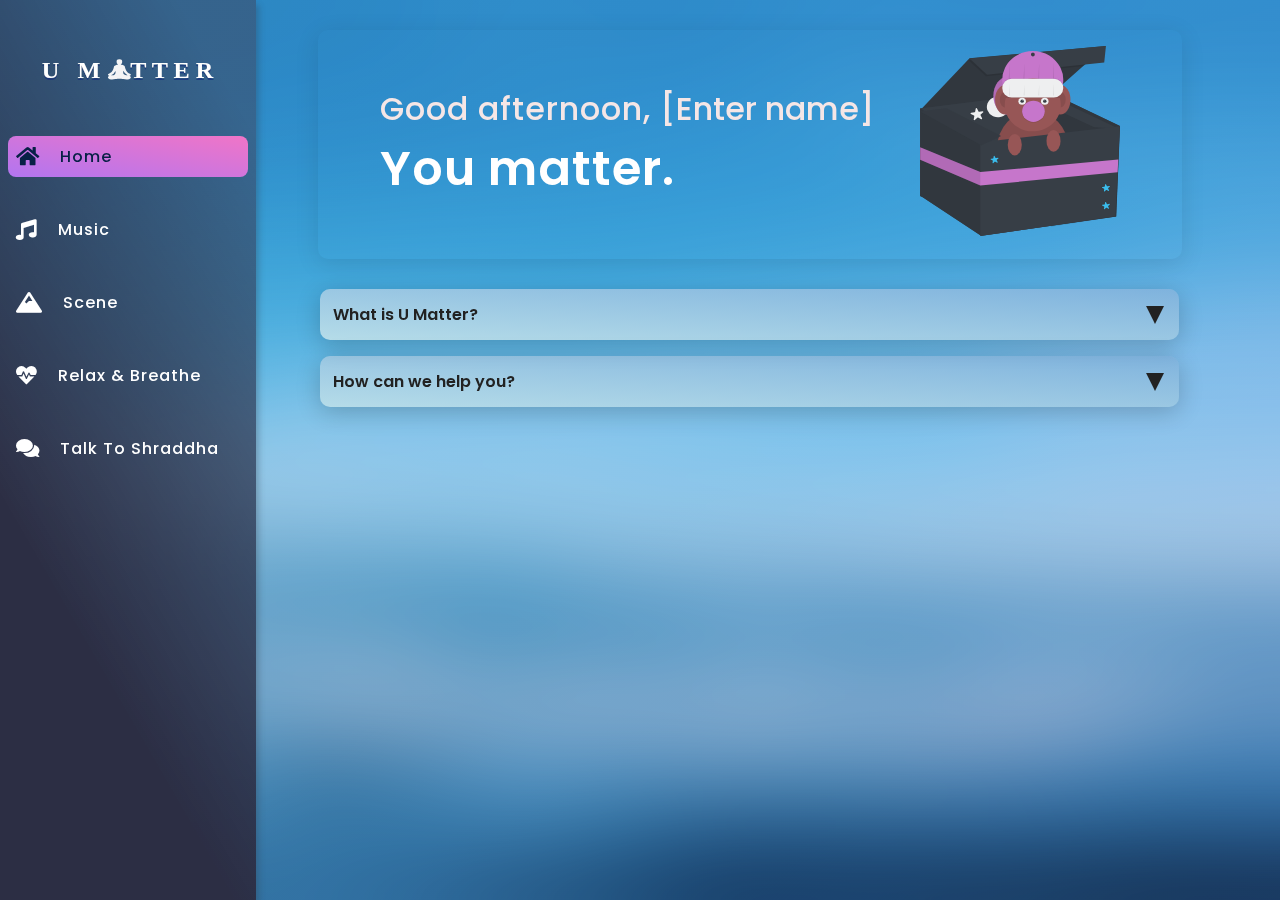
<file: index.html>
<!DOCTYPE html>
<html lang="en">
  <head>
    <meta charset="UTF-8" />
    <meta http-equiv="X-UA-Compatible" content="IE=edge" />
    <meta name="viewport" content="width=device-width, initial-scale=1.0" />
    <meta
      name="keywords"
      content="Meditation App, Breathing Exercise, Nature Sounds, Nature Scenery, 4-7-8 breathing exercise, voice assistant, web app, jericho bantiquete"
    />

    <link rel="preconnect" href="https://fonts.gstatic.com" />
    <link
      href="https://fonts.googleapis.com/css2?family=Poppins:wght@400;500;600&display=swap"
      rel="stylesheet"
    />
    <link
      rel="stylesheet"
      href="https://cdnjs.cloudflare.com/ajax/libs/font-awesome/5.15.2/css/all.min.css"
    />
    <link rel="stylesheet" href="css/style.css" />
    <link
      rel="icon"
      type="image/png"
      sizes="32x32"
      href="./images/icons/favicon.png"
    />
    <title>U Matter | Home</title>
  </head>
  <body>
    <div class="preload">
      <p class="text-loader">take a deep breath</p>
      <span></span>
      <span></span>
      <span></span>
      <span></span>
    </div>
    <nav class="nav-bar">
      <nav class="nav">
        <img src="./images/home-img/logo.svg" alt="" class="logo" />
        <ul class="nav-links">
          <a href="index.html" class="nav-link active">
            <i class="fas fa-home nav-icon"></i>
            <span class="nav-text">Home</span>
          </a>

          <a href="music.html" class="nav-link">
            <i class="fas fa-music nav-icon"></i>
            <span class="nav-text">Music</span>
          </a>

          <a href="scene.html" class="nav-link">
            <i class="fas fa-mountain nav-icon"></i>
            <span class="nav-text">Scene</span>
          </a>

          <a href="relax.html" class="nav-link">
            <i class="fas fa-heartbeat nav-icon"></i>
            <span class="nav-text">Relax & Breathe</span>
          </a>

          <a href="Shraddha.html" class="nav-link">
            <i class="fas fa-comments nav-icon"></i>
            <span class="nav-text">Talk To Shraddha</span>
          </a>
        </ul>
      </nav>
    </nav>
    <!-- mobile-header -->
    <header class="header">
      <!-- mobile logo -->
      <div class="mobile-logo">
        <img src="./images/home-img/logo.svg" alt="" />
      </div>
      <!-- menu -->
      <div class="menu">
        <div class="line line1"></div>
        <div class="line line2"></div>
        <div class="line line3"></div>
      </div>
    </header>
    <!-- mobile nav -->
    <nav class="mobile-nav">
      <ul class="mobile-nav-links">
        <a href="index.html" class="mobile-nav-link mobile-active">
          <i class="fas fa-home mobile-nav-icon"></i>
          <span class="mobile-nav-text">Home</span>
        </a>

        <a href="music.html" class="mobile-nav-link">
          <i class="fas fa-music mobile-nav-icon"></i>

          <span class="mobile-nav-text">Music</span>
        </a>

        <a href="scene.html" class="mobile-nav-link">
          <i class="fas fa-mountain mobile-nav-icon"></i>
          <span class="mobile-nav-text">Scene</span>
        </a>

        <a href="relax.html" class="mobile-nav-link">
          <i class="fas fa-heartbeat mobile-nav-icon"></i>
          <span class="mobile-nav-text">Relax & Breathe</span>
        </a>

        <a href="Shraddha.html" class="mobile-nav-link">
          <i class="fas fa-comments mobile-nav-icon"></i>
          <span class="mobile-nav-text">Talk To Shraddha</span>
        </a>
      </ul>
    </nav>

    <!-- mobile-bottom-menu -->
    <nav class="mobile-b-nav">
      <ul class="mobile-b-nav-links">
        <a href="index.html" class="mobile-b-nav-link">
          <i class="fas fa-home mobile-b-icon mobile-b-active"></i>
        </a>
        <a href="music.html" class="mobile-b-nav-link">
          <i class="fas fa-music mobile-b-icon"></i>
        </a>

        <a href="scene.html" class="mobile-b-nav-link">
          <i class="fas fa-mountain mobile-b-icon"></i>
        </a>

        <a href="relax.html" class="mobile-b-nav-link">
          <i class="fas fa-heartbeat mobile-b-icon"></i>
        </a>

        <a href="Shraddha.html" class="mobile-b-nav-link">
          <i class="fas fa-comments mobile-b-icon"></i>
        </a>
      </ul>
    </nav>

    <!-- content -->
    <div class="content home">
      <div class="glass-card">
        <div class="card-text">
          <h1>
            <span id="greeting"></span>
            <span id="name" contenteditable="true"> </span>
          </h1>
          <h2 class="typing">You're Awesome</h2>
        </div>
        <div class="home-card-img">
          <img src="./images/home-img/home-image.svg" alt="" />
        </div>
      </div>

      <div class="accordion">
        <button type="button" class="accordion-button">
          What is U Matter?
        </button>
        <div class="accordion-content">
          <p>
            <b>U matter</b> is a meditation and relaxation app that designed to
            take you some moment to relax and breathe. <b>U Matter</b>
            mission is to help you find your inner peace and improve your mental
            health.
          </p>
        </div>
      </div>

      <div class="accordion">
        <button type="button" class="accordion-button">
          How can we help you?
        </button>
        <div class="accordion-content">
          <p>
            <b>U Matter</b> helps you to relax your body and mind with
            meditation music, nature scenery with sounds, an AI voice asistant
            to talk to and breathing exercises to help you cope with your stress
            and anxiety. <b>U Matter</b> can help you to let go of the busy
            mind, and relax your body.
            <a href="#" class="modal-btn">See more</a>
          </p>
        </div>
      </div>
      <!-- modal -->
      <div class="modal-bg">
        <div class="modal-container">
          <div class="modal">
            <div class="card-modal card home-card-modal" id="music-modal">
              <div class="modal-text">
                <h2>Music</h2>
                <p>Music to help you focus and relax.</p>
              </div>
            </div>
          </div>

          <div class="modal">
            <div class="card-modal card home-card-modal" id="scene-modal">
              <div class="modal-text">
                <h2>Scene</h2>
                <p>Nature scenes with sounds to enjoy while relaxing.</p>
              </div>
            </div>
          </div>

          <div class="modal">
            <div class="card-modal card home-card-modal" id="breathe-modal">
              <div class="modal-text">
                <h2>Breathing exercises</h2>
                <p>Guides you through the breathing exercise.</p>
              </div>
            </div>
          </div>

          <div class="modal">
            <div class="card-modal card home-card-modal" id="ai-modal">
              <div class="modal-text">
                <h2>Talk to Shraddha</h2>
                <p>A voice assistant that always here to talk and to listen.</p>
              </div>
            </div>
          </div>
        </div>
        <i class="fas fa-times close-btn"></i>
      </div>
      <!-- modal mobile -->
      <div class="modal-container-mobile">
        <div class="modal">
          <div class="card-modal card home-card-modal" id="music-modal">
            <div class="modal-text">
              <h2>Music</h2>
              <p>Music to help you focus and relax.</p>
            </div>
          </div>
        </div>

        <div class="modal">
          <div class="card-modal card home-card-modal" id="scene-modal">
            <div class="modal-text">
              <h2>Scene</h2>
              <p>Nature scenes with sounds to enjoy while relaxing.</p>
            </div>
          </div>
        </div>

        <div class="modal">
          <div class="card-modal card home-card-modal" id="breathe-modal">
            <div class="modal-text">
              <h2>Breathing exercises</h2>
              <p>Guides you through the breathing exercise.</p>
            </div>
          </div>
        </div>

        <div class="modal">
          <div class="card-modal card home-card-modal" id="ai-modal">
            <div class="modal-text">
              <h2>Talk to Shraddha</h2>
              <p>An AI that always here to talk and to listen.</p>
            </div>
          </div>
        </div>
      </div>
    </div>
    <script src="../js/app.js"></script>
  </body>
</html>
</file>
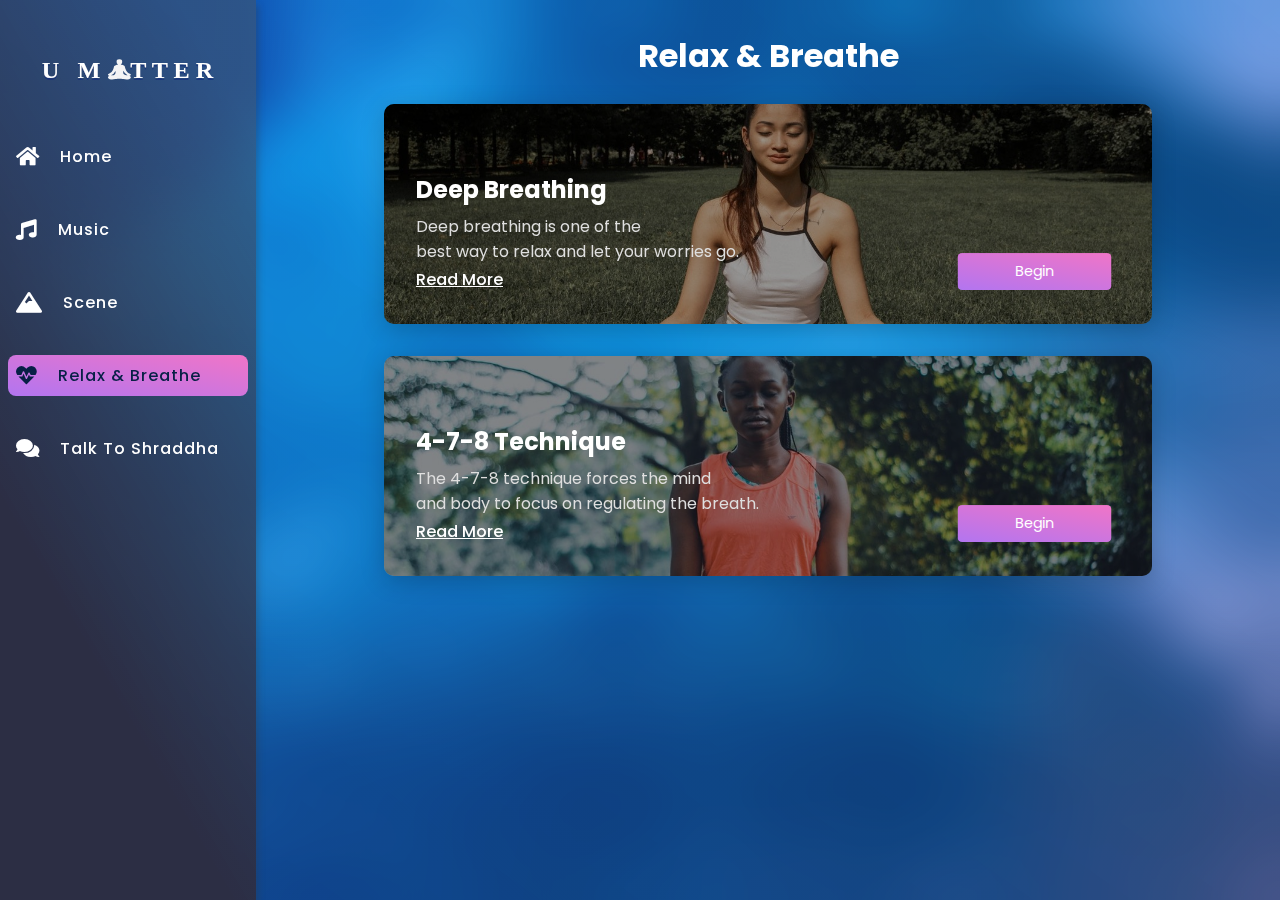
<file: relax.html>
<!DOCTYPE html>
<html lang="en">
  <head>
    <meta charset="UTF-8" />
    <meta http-equiv="X-UA-Compatible" content="IE=edge" />
    <meta name="viewport" content="width=device-width, initial-scale=1.0" />
    <link rel="preconnect" href="https://fonts.gstatic.com" />
    <link
      href="https://fonts.googleapis.com/css2?family=Poppins:wght@400;500;600&display=swap"
      rel="stylesheet"
    />
    <link
      rel="stylesheet"
      href="https://cdnjs.cloudflare.com/ajax/libs/font-awesome/5.15.2/css/all.min.css"
    />
    <link rel="stylesheet" href="css/style.css" />
    <link
      rel="icon"
      type="image/png"
      sizes="32x32"
      href="./images/icons/favicon.png"
    />
    <title>U Matter | Relax & Breathe</title>
  </head>
  <body id="relax-body">
    <div class="preload">
      <p class="text-loader">relax & breathe</p>
      <span></span>
      <span></span>
      <span></span>
      <span></span>
    </div>
    <nav class="nav-bar">
      <nav class="nav">
        <img src="./images/home-img/logo.svg" alt="" class="logo" />
        <ul class="nav-links">
          <a href="index.html" class="nav-link">
            <i class="fas fa-home nav-icon"></i>
            <span class="nav-text">Home</span>
          </a>

          <a href="music.html" class="nav-link">
            <i class="fas fa-music nav-icon"></i>
            <span class="nav-text">Music</span>
          </a>

          <a href="scene.html" class="nav-link">
            <i class="fas fa-mountain nav-icon"></i>
            <span class="nav-text">Scene</span>
          </a>

          <a href="relax.html" class="nav-link active">
            <i class="fas fa-heartbeat nav-icon"></i>
            <span class="nav-text">Relax & Breathe</span>
          </a>

          <a href="Shraddha.html" class="nav-link">
            <i class="fas fa-comments nav-icon"></i>
            <span class="nav-text">Talk To Shraddha</span>
          </a>
        </ul>
      </nav>
    </nav>
    <!-- mobile-header -->
    <header class="header mobile-music-header">
      <!-- mobile logo -->
      <div class="mobile-logo">
        <img src="./images/home-img/logo.svg" alt="" />
      </div>
      <!-- menu -->
      <div class="menu">
        <div class="line line1"></div>
        <div class="line line2"></div>
        <div class="line line3"></div>
      </div>
    </header>
    <!-- mobile nav -->
    <nav class="mobile-nav">
      <ul class="mobile-nav-links">
        <a href="index.html" class="mobile-nav-link">
          <i class="fas fa-home mobile-nav-icon"></i>
          <span class="mobile-nav-text">Home</span>
        </a>

        <a href="music.html" class="mobile-nav-link">
          <i class="fas fa-music mobile-nav-icon"></i>

          <span class="mobile-nav-text">Music</span>
        </a>

        <a href="scene.html" class="mobile-nav-link">
          <i class="fas fa-mountain mobile-nav-icon"></i>
          <span class="mobile-nav-text">Scene</span>
        </a>

        <a href="relax.html" class="mobile-nav-link mobile-active">
          <i class="fas fa-heartbeat mobile-nav-icon"></i>
          <span class="mobile-nav-text">Relax & Breathe</span>
        </a>

        <a href="Shraddha.html" class="mobile-nav-link">
          <i class="fas fa-comments mobile-nav-icon"></i>
          <span class="mobile-nav-text">Talk To Shraddha</span>
        </a>
      </ul>
    </nav>

    <!-- mobile-bottom-menu -->
    <nav class="mobile-b-nav">
      <ul class="mobile-b-nav-links">
        <a href="index.html" class="mobile-b-nav-link">
          <i class="fas fa-home mobile-b-icon"></i>
        </a>
        <a href="music.html" class="mobile-b-nav-link">
          <i class="fas fa-music mobile-b-icon"></i>
        </a>

        <a href="scene.html" class="mobile-b-nav-link">
          <i class="fas fa-mountain mobile-b-icon"></i>
        </a>

        <a href="relax.html" class="mobile-b-nav-link">
          <i class="fas fa-heartbeat mobile-b-icon mobile-b-active"></i>
        </a>

        <a href="Shraddha.html" class="mobile-b-nav-link">
          <i class="fas fa-comments mobile-b-icon"></i>
        </a>
      </ul>
    </nav>

    <!-- content -->
    <div class="content relax">
      <h1 class="relax-title">Relax & Breathe</h1>

      <div class="relax-card-container">
        <div class="relax-card deep-breathing">
          <h2 class="relax-card-title">Deep Breathing</h2>
          <p class="relax-description">
            Deep breathing is one of the <br />
            best way to relax and let your worries go.
          </p>
          <a
            href="https://www.healthline.com/health/diaphragmatic-breathing#"
            class="read-more-relax"
            >Read More</a
          >
          <a href="./relax/breathing.html"
            ><button class="selectBtn start-relax">Begin</button></a
          >
        </div>

        <div class="relax-card four-seven-eight">
          <h2 class="relax-card-title">4-7-8 Technique</h2>
          <p class="relax-description">
            The 4-7-8 technique forces the mind <br />
            and body to focus on regulating the breath.
          </p>
          <a
            href="https://www.healthline.com/health/4-7-8-breathing"
            class="read-more-relax"
            >Read More</a
          >
          <a href="./relax/4-7-8-breathing.html">
            <button class="selectBtn start-relax">Begin</button></a
          >
        </div>
      </div>
    </div>
    <script src="../js/relax.js"></script>
  </body>
</html>
</file>
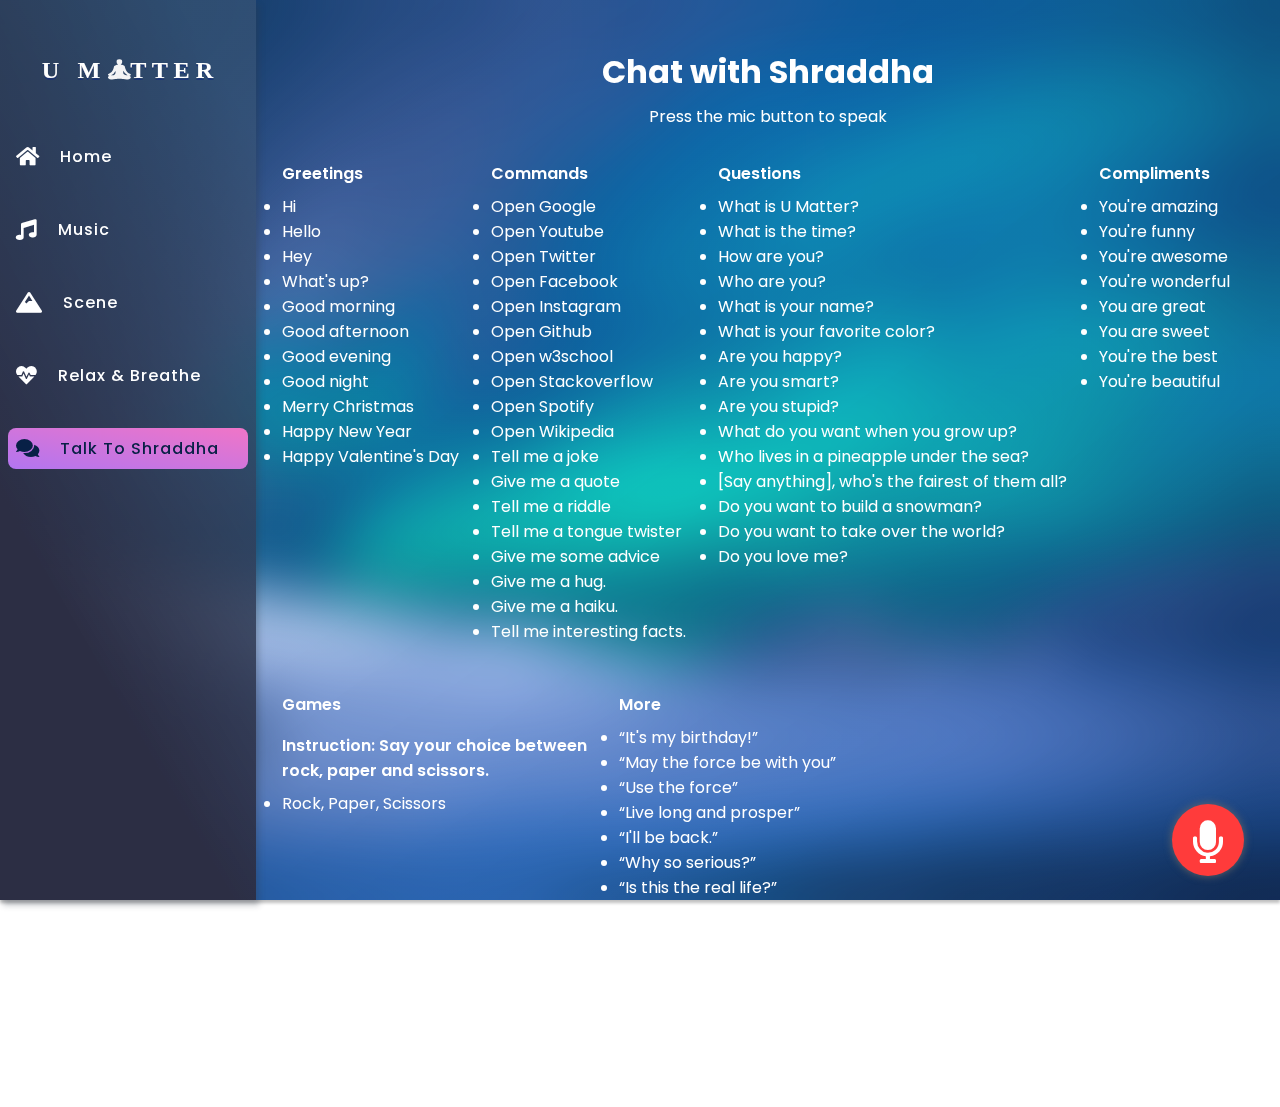
<file: Shraddha.html>
<!DOCTYPE html>
<html lang="en">
  <head>
    <meta charset="UTF-8" />
    <meta http-equiv="X-UA-Compatible" content="IE=edge" />
    <meta name="viewport" content="width=device-width, initial-scale=1.0" />
    <link rel="preconnect" href="https://fonts.gstatic.com" />
    <link
      href="https://fonts.googleapis.com/css2?family=Poppins:wght@400;500;600&display=swap"
      rel="stylesheet"
    />
    <link
      rel="stylesheet"
      href="https://cdnjs.cloudflare.com/ajax/libs/font-awesome/5.15.2/css/all.min.css"
    />
    <link rel="stylesheet" href="css/style.css" />
    <link
      rel="icon"
      type="image/png"
      sizes="32x32"
      href="./images/icons/favicon.png"
    />
    <title>U Matter | Talk to Shraddha</title>
  </head>
  <body id="Shraddha-body">
    <div class="preload">
      <p class="text-loader">take a deep breath</p>
      <span></span>
      <span></span>
      <span></span>
      <span></span>
    </div>
    <nav class="nav-bar">
      <nav class="nav">
        <img src="./images/home-img/logo.svg" alt="" class="logo" />
        <ul class="nav-links">
          <a href="index.html" class="nav-link">
            <i class="fas fa-home nav-icon"></i>
            <span class="nav-text">Home</span>
          </a>

          <a href="music.html" class="nav-link">
            <i class="fas fa-music nav-icon"></i>
            <span class="nav-text">Music</span>
          </a>

          <a href="scene.html" class="nav-link">
            <i class="fas fa-mountain nav-icon"></i>
            <span class="nav-text">Scene</span>
          </a>

          <a href="relax.html" class="nav-link">
            <i class="fas fa-heartbeat nav-icon"></i>
            <span class="nav-text">Relax & Breathe</span>
          </a>

          <a href="Shraddha.html" class="nav-link active">
            <i class="fas fa-comments nav-icon"></i>
            <span class="nav-text">Talk To Shraddha</span>
          </a>
        </ul>
      </nav>
    </nav>
    <!-- mobile-header -->
    <header class="header mobile-music-header">
      <!-- mobile logo -->
      <div class="mobile-logo">
        <img src="./images/home-img/logo.svg" alt="" />
      </div>
      <!-- menu -->
      <div class="menu">
        <div class="line line1"></div>
        <div class="line line2"></div>
        <div class="line line3"></div>
      </div>
    </header>
    <!-- mobile nav -->
    <nav class="mobile-nav">
      <ul class="mobile-nav-links">
        <a href="index.html" class="mobile-nav-link">
          <i class="fas fa-home mobile-nav-icon"></i>
          <span class="mobile-nav-text">Home</span>
        </a>

        <a href="music.html" class="mobile-nav-link">
          <i class="fas fa-music mobile-nav-icon"></i>

          <span class="mobile-nav-text">Music</span>
        </a>

        <a href="scene.html" class="mobile-nav-link">
          <i class="fas fa-mountain mobile-nav-icon"></i>
          <span class="mobile-nav-text">Scene</span>
        </a>

        <a href="relax.html" class="mobile-nav-link">
          <i class="fas fa-heartbeat mobile-nav-icon"></i>
          <span class="mobile-nav-text">Relax & Breathe</span>
        </a>

        <a href="Shraddha.html" class="mobile-nav-link mobile-active">
          <i class="fas fa-comments mobile-nav-icon"></i>
          <span class="mobile-nav-text">Talk To Shraddha</span>
        </a>
      </ul>
    </nav>

    <!-- mobile-bottom-menu -->
    <nav class="mobile-b-nav">
      <ul class="mobile-b-nav-links">
        <a href="index.html" class="mobile-b-nav-link">
          <i class="fas fa-home mobile-b-icon"></i>
        </a>
        <a href="music.html" class="mobile-b-nav-link">
          <i class="fas fa-music mobile-b-icon"></i>
        </a>

        <a href="scene.html" class="mobile-b-nav-link">
          <i class="fas fa-mountain mobile-b-icon"></i>
        </a>

        <a href="relax.html" class="mobile-b-nav-link">
          <i class="fas fa-heartbeat mobile-b-icon"></i>
        </a>

        <a href="Shraddha.html" class="mobile-b-nav-link">
          <i class="fas fa-comments mobile-b-icon mobile-b-active"></i>
        </a>
      </ul>
    </nav>

    <!-- content -->
    <div class="content Shraddha">
      <header class="Shraddha-header"><h1>Chat with Shraddha</h1></header>
      <section class="Shraddha-content">
        <p class="show-command">Say "Show all commands." to see commands.</p>
        <div class="skill-list-container">
          <p class="press-to-speak-title">Press the mic button to speak</p>

          <div class="skill-list">
            <ul>
              <p>Greetings</p>
              <li>Hi</li>
              <li>Hello</li>
              <li>Hey</li>
              <li>What's up?</li>
              <li>Good morning</li>
              <li>Good afternoon</li>
              <li>Good evening</li>
              <li>Good night</li>
              <li>Merry Christmas</li>
              <li>Happy New Year</li>
              <li>Happy Valentine's Day</li>
            </ul>
            <ul>
              <p>Commands</p>
              <li>Open Google</li>
              <li>Open Youtube</li>
              <li>Open Twitter</li>
              <li>Open Facebook</li>
              <li>Open Instagram</li>
              <li>Open Github</li>
              <li>Open w3school</li>
              <li>Open Stackoverflow</li>
              <li>Open Spotify</li>
              <li>Open Wikipedia</li>
              <li>Tell me a joke</li>
              <li>Give me a quote</li>
              <li>Tell me a riddle</li>
              <li>Tell me a tongue twister</li>
              <li>Give me some advice</li>
              <li>Give me a hug.</li>
              <li>Give me a haiku.</li>
              <li>Tell me interesting facts.</li>
            </ul>

            <ul>
              <p>Questions</p>
              <li>What is U Matter?</li>
              <li>What is the time?</li>
              <li>How are you?</li>
              <li>Who are you?</li>
              <li>What is your name?</li>
              <li>What is your favorite color?</li>
              <li>Are you happy?</li>
              <li>Are you smart?</li>
              <li>Are you stupid?</li>
              <li>What do you want when you grow up?</li>
              <li>Who lives in a pineapple under the sea?</li>
              <li>[Say anything], who's the fairest of them all?</li>
              <li>Do you want to build a snowman?</li>
              <li>Do you want to take over the world?</li>
              <li>Do you love me?</li>
            </ul>
            <ul>
              <p>Compliments</p>
              <li>You're amazing</li>
              <li>You're funny</li>
              <li>You're awesome</li>
              <li>You're wonderful</li>
              <li>You are great</li>
              <li>You are sweet</li>
              <li>You're the best</li>
              <li>You're beautiful</li>
            </ul>

            <ul>
              <p>Games</p>
              <p>
                Instruction: Say your choice between <br />
                rock, paper and scissors.
              </p>
              <li>Rock, Paper, Scissors</li>
            </ul>
            <ul>
              <p>More</p>
              <li>“It's my birthday!”</li>
              <li>“May the force be with you”</li>
              <li>“Use the force”</li>
              <li>“Live long and prosper”</li>
              <li>“I'll be back.”</li>
              <li>“Why so serious?”</li>
              <li>“Is this the real life?”</li>
              <li>“Never gonna give you up”</li>
              <li>“See you later alligator”</li>
              <li>“Roses are red, violets are blue”</li>
              <li>“Knock knock”</li>
              <li>“Mic test”</li>
              <li>“I'm sad”</li>
              <li>“Marco”</li>
            </ul>
          </div>
        </div>
        <div class="chatarea-main">
          <div class="chatarea-outer"></div>
        </div>
      </section>
      <button id="mic"><i class="fas fa-microphone"></i></button>
    </div>
    <script src="../js/Shraddha.js"></script>
  </body>
</html>
</file>
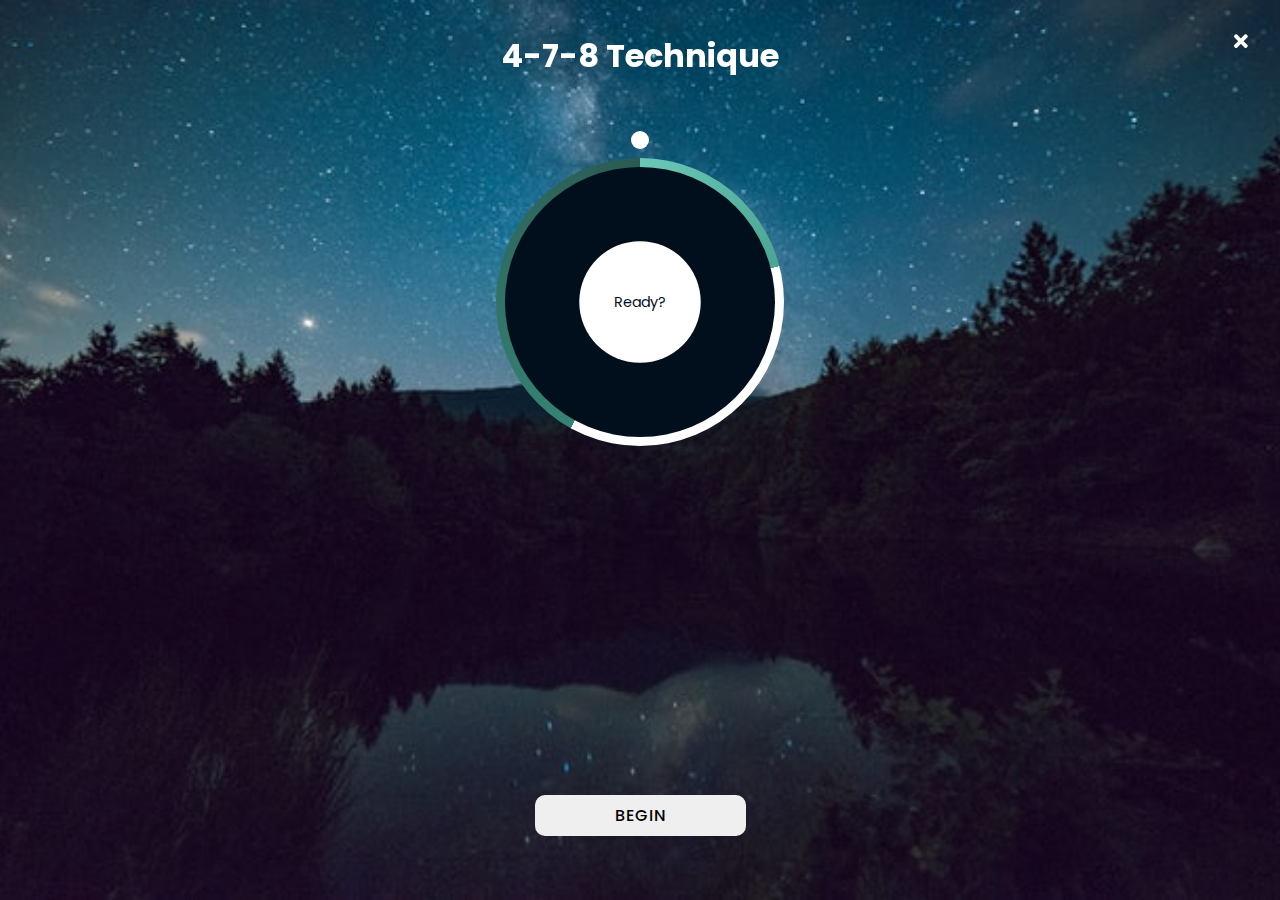
<file: relax/4-7-8-breathing.html>
<!DOCTYPE html>
<html lang="en">
  <head>
    <meta charset="UTF-8" />
    <meta http-equiv="X-UA-Compatible" content="IE=edge" />
    <meta name="viewport" content="width=device-width, initial-scale=1.0" />
    <link rel="preconnect" href="https://fonts.gstatic.com" />
    <link
      href="https://fonts.googleapis.com/css2?family=Poppins:wght@400;500;600&display=swap"
      rel="stylesheet"
    />
    <link
      rel="stylesheet"
      href="https://cdnjs.cloudflare.com/ajax/libs/font-awesome/5.15.2/css/all.min.css"
    />
    <link rel="stylesheet" href="../css/style.css" />
    <link
      rel="icon"
      type="image/png"
      sizes="32x32"
      href="../images/icons/favicon.png"
    />
    <title>U Matter | 4-7-8 Technique</title>
  </head>
  <body id="relax-body">
    <div class="preload">
      <p class="text-loader">take a deep breath</p>
      <span></span>
      <span></span>
      <span></span>
      <span></span>
    </div>
    <!-- deep breathing -->
    <div class="four-breathing" id="four-breathing">
      <h1 class="breath-title">4-7-8 Technique</h1>
      <a class="btn" href="../relax.html">
        <i class="fas fa-times exit-relax btnExit"></i
      ></a>
      <div class="four-container" id="four-container">
        <div class="circle-four"></div>
        <div class="animate-circle" id="animate-circle"></div>
        <p id="four-text">Ready?</p>
        <div class="pointer-container-four">
          <span class="pointer-four"></span>
        </div>
        <div class="gradient-circle-four"></div>
      </div>

      <button class="start-technique-btn">Begin</button>
    </div>

    <script src="../js/four-seven-eight.js"></script>
  </body>
</html>
</file>
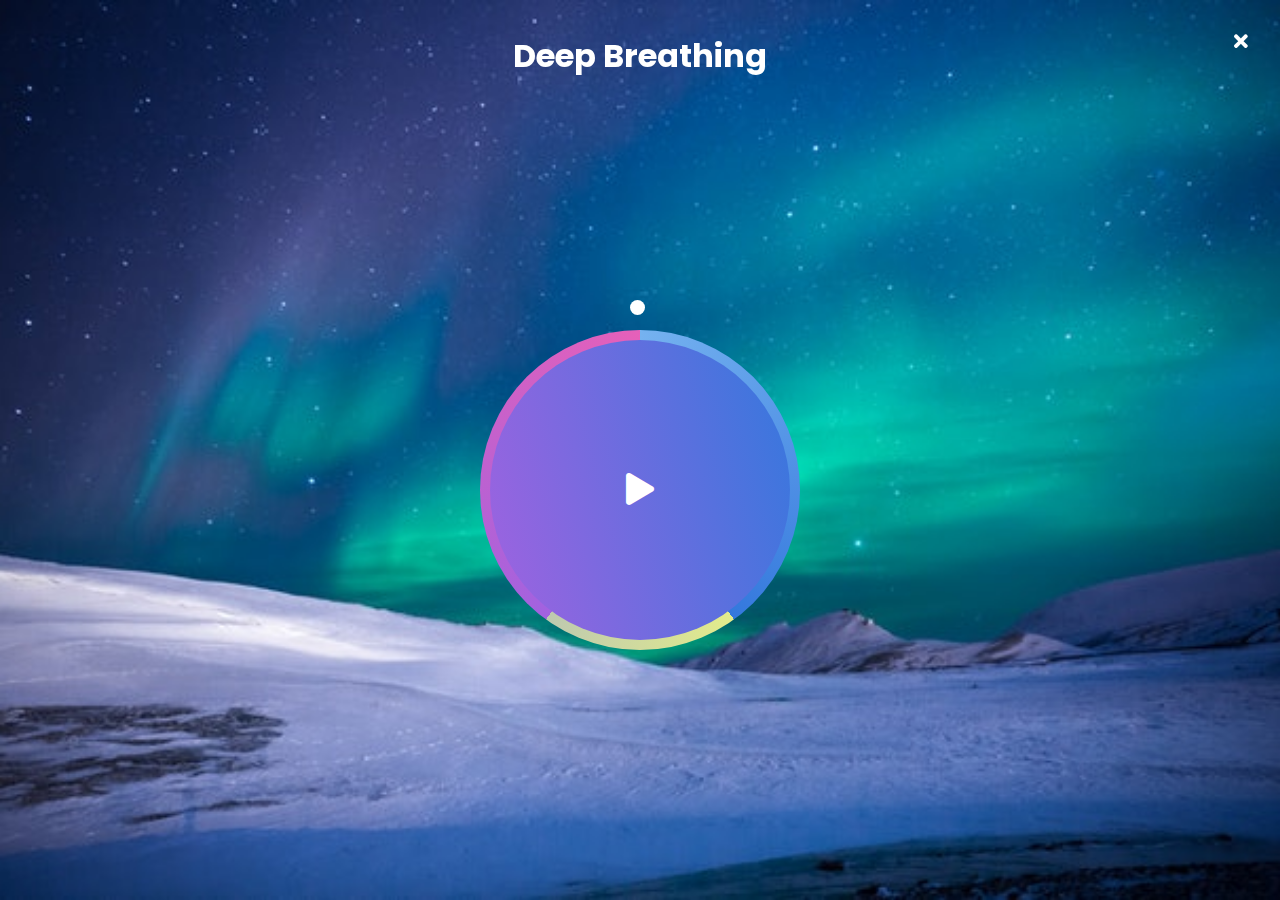
<file: relax/breathing.html>
<!DOCTYPE html>
<html lang="en">
  <head>
    <meta charset="UTF-8" />
    <meta http-equiv="X-UA-Compatible" content="IE=edge" />
    <meta name="viewport" content="width=device-width, initial-scale=1.0" />
    <link rel="preconnect" href="https://fonts.gstatic.com" />
    <link
      href="https://fonts.googleapis.com/css2?family=Poppins:wght@400;500;600&display=swap"
      rel="stylesheet"
    />
    <link
      rel="stylesheet"
      href="https://cdnjs.cloudflare.com/ajax/libs/font-awesome/5.15.2/css/all.min.css"
    />
    <link rel="stylesheet" href="../css/style.css" />
    <link
      rel="icon"
      type="image/png"
      sizes="32x32"
      href="../images/icons/favicon.png"
    />
    <title>U Matter | Deep Breathing</title>
  </head>
  <body id="relax-body">
    <div class="preload">
      <p class="text-loader">take a deep breath</p>
      <span></span>
      <span></span>
      <span></span>
      <span></span>
    </div>
    <!-- deep breathing -->
    <div class="relax-container" id="deep-breathing">
      <h1 class="breath-title">Deep Breathing</h1>
      <a class="btn" href="../relax.html">
        <i class="fas fa-times exit-relax btnExit"></i
      ></a>
      <div class="relaxer-container" id="relaxer-container">
        <div class="circle"></div>
        <p id="relax-text"><i class="fas fa-play fa-2x startBreathe"></i></p>
        <div class="pointer-container">
          <span class="pointer"></span>
        </div>
        <div class="gradient-circle"></div>
      </div>
    </div>

    <script src="../js/breathe.js"></script>
  </body>
</html>
</file>
<file: css/style.css>
/* variables */
:root {
  --gradient: linear-gradient(to right bottom, #3bbcec, #575be5);
  --dark: #082046;
  --semi-dark: #0f2952;
  --light: #fff;
  --link: #1e2ebd;
}

/* preload */
.preload {
  position: fixed;
  top: 0;
  width: 100%;
  height: 100vh;
  background: linear-gradient(
    to left top,
    rgb(81, 123, 232) 80%,
    rgb(60, 166, 232)
  );
  z-index: 1000;
  display: flex;
  align-items: center;
  justify-content: center;
  transition: all 0.5s ease;
}
.text-loader {
  position: absolute;
  top: 35vh;
  font-size: 18px;
  color: var(--light);
}

.preload > span {
  background: rgb(175, 199, 243);
  border-radius: 50%;
  margin: 5rem 0.5rem;
  animation: bouncingLoader 0.8s infinite alternate;
}
.preload > span:nth-child(2) {
  animation-delay: 0.5s;
}

.preload > span:nth-child(3) {
  animation-delay: 0.7s;
}

/* Define the animation called bouncingLoader. */
@keyframes bouncingLoader {
  from {
    width: 0.1rem;
    height: 0.1rem;
    opacity: 1;
    transform: translate3d(0);
  }
  to {
    width: 1rem;
    height: 1rem;
    opacity: 0.1;
    transform: translate3d(0, -1rem, 0);
  }
}
.preload-finish {
  opacity: 0;
  position: none;
  z-index: -999;
}
/* prelaod finish */

/* body */

body {
  font-family: "Poppins", sans-serif;
  background: url(../images/backgrounds/home-bg.jpg);
  background-position: center;
  background-repeat: no-repeat;
  background-size: cover;
  background-attachment: fixed;
  height: 100%;
  position: relative;
}

body::before {
  content: "";
  position: absolute;
  top: 0;
  left: 0;
  bottom: 0;
  right: 0;
  background: linear-gradient(
    to right bottom,
    rgba(59, 190, 236, 0.3),
    rgba(52, 120, 221, 0.3)
  );
  box-shadow: 0 3px 3px rgba(0, 0, 0, 0.25);
  z-index: -1;
  height: 100%;
  backdrop-filter: blur(3rem);
  background-clip: padding-box;
  position: fixed;
  width: 100vw;
}
/* custom scroll bar */
::-webkit-scrollbar {
  width: 2px;
}
::-webkit-scrollbar-track {
  background: rgb(177, 188, 204);
}
::-webkit-scrollbar-thumb {
  background: linear-gradient(to bottom, #3bbcec, #575be5, #3bbcec, #575be5);
}
::-webkit-scrollbar-thumb:hover {
  background: linear-gradient(to bottom, #3bbcec, #575be5, #3bbcec, #575be5);
}
/* global styles */
*,
*::before,
*::after {
  margin: 0;
  padding: 0;
  box-sizing: border-box;
}

li {
  list-style: none;
}
a {
  text-decoration: none;
  color: var(--light);
}

/* card */
.glass-card {
  color: var(--light);
  background-color: linear-gradient(
    to top right,
    rgba(255, 255, 255, 0.7),
    rgba(255, 255, 255, 0.3)
  );
  width: 380px;
  margin: 20px;
  padding: 1.5rem;
  box-shadow: 0 5px 25px rgba(0 0 0 / 10%);
  border-radius: 10px;
}
.card {
  color: var(--dark);
  background-color: #fff;
  margin: 20px;
  padding: 1.5rem;
  box-shadow: 0 5px 25px rgba(0 0 0 / 10%);
  border-radius: 10px;
}

/* nav-bar */
.nav-bar {
  position: fixed;
  top: 0;
  left: 0;
  width: 20vw;
  height: 100vh;
  background: linear-gradient(240deg, rgba(58, 85, 118, 0.7) 10%, #2c2e44 70%);
  box-shadow: 3px 5px 6px rgba(45, 55, 68, 0.3);
  padding: 1.25rem 0.5rem 2rem 0.5rem;
  z-index: 2;
}
.nav {
  height: 100%;
  display: flex;
  flex-direction: column;
  justify-content: space-between;
}
.logo {
  padding: 2rem 2rem 1rem 2rem;
}
.nav-links {
  flex: 1;
  margin-top: 2rem;
}
.nav-link {
  display: flex;
  align-items: center;
  padding: 0.5rem;
  margin-bottom: 2rem;
  border-radius: 0.5rem;
  transition: 0.1s ease-in-out;
  flex: 3;
}
.nav-icon {
  font-size: 1.3rem;
  margin-right: 1.3rem;
  transition: 0.1s ease;
}
.nav-text {
  font-weight: 500;
  letter-spacing: 1px;
}
.nav-link:hover {
  background: linear-gradient(190deg, rgb(240, 117, 199), rgba(178, 117, 240));
  color: var(--dark);
}
.nav-link:hover .nav-icon {
  transform: scale(1.1);
}
.active {
  padding: 0.5rem;
  background: linear-gradient(190deg, rgb(240, 117, 199), rgba(178, 117, 240));
  color: var(--dark);
}

/* content */
.content {
  width: 80vw;
  height: 100%;
  margin-left: auto;
}
.home {
  padding: 0 2rem;
}
.home .glass-card {
  z-index: 99;
  width: 90%;
  margin: 30px;
  display: flex;
  align-items: center;
  justify-content: space-evenly;
  padding: 1rem;
}
#greeting {
  letter-spacing: 1px;
  font-weight: 500;
  color: rgb(245, 230, 230);
}
.typing {
  font-size: 48px;
  font-weight: 600;
  letter-spacing: 1px;
}
#name {
  outline: none;
  font-weight: 500;
  color: rgb(245, 230, 230);
}

/* accordion */
.accordion {
  background: lightblue;
  margin: 0 4.3rem 1rem 2rem;
  border-radius: 10px;
}

.accordion-button {
  padding: 0.8rem;
  background: linear-gradient(
    to top right,
    rgba(255, 255, 255, 0.1),
    rgba(20, 92, 201, 0.3)
  );
  position: relative;
  margin: 0;
  cursor: pointer;
  box-shadow: 0 5px 25px rgba(0 0 0 / 20%);
  color: #222;
  border-radius: 10px;
  display: block;
  width: 100%;
  border: none;
  outline: none;
  font-size: 16px;
  text-align: left;
  font-weight: 600;
  font-family: "Poppins", sans-serif;
}

.accordion-button::after {
  content: "\25be";
  right: 20px;
  top: 20%;
  position: absolute;
  transform: scale(2);
  transition: 0.3s ease;
}

.accordion-content {
  padding: 1rem 0.5rem 0.5rem 0.5rem;
  color: var(--semi-dark);
  display: none;
  overflow: auto;
}

.accordion-content .modal-btn {
  color: var(--link);
  font-weight: 500;
  text-decoration: underline;
  margin-left: 1rem;
  transition: 0.3s ease;
}

.accordion-content .modal-btn:hover {
  opacity: 0.7;
}

.accordion-button-active {
  background: linear-gradient(
    to bottom left,
    rgba(255, 255, 255, 0.1),
    rgba(20, 92, 201, 0.3)
  );
}
.accordion-button-active::after {
  content: "\25b4";
}

.accordion-button-active + .accordion-content {
  display: block;
}

/* card modal */
.modal-bg {
  position: fixed;
  top: 0;
  right: 0;
  width: 80%;
  height: 100vh;
  visibility: hidden;
  opacity: 0;
}
.modal-container {
  display: flex;
  align-items: center;
  justify-content: center;
  flex-wrap: wrap;
  height: 85%;
  margin: 3rem 1rem 0 1rem;
  background-color: linear-gradient(
    to top right,
    rgba(255, 255, 255, 0.7),
    rgba(255, 255, 255, 0.3)
  );
  padding: 0.3rem;
  box-shadow: 0 5px 25px rgba(0 0 0 / 10%);
  border-radius: 10px;
  backdrop-filter: blur(3rem);
  background-clip: padding-box;
  position: relative;
}
.home-card-modal {
  padding: 0;
  width: 225px;
  height: 290px;
  display: flex;
  align-items: center;
  flex-direction: column;
  justify-content: flex-end;
  margin: 0 0.5rem;
  color: var(--light);
  box-shadow: 0 5px 25px rgba(0 0 0 / 20%);
  position: relative;
  transition: 0.3s ease;
}
.home-card-modal:before {
  content: "";
  position: absolute;
  top: 0;
  left: 0;
  right: 0;
  bottom: 0;
  background: rgba(89, 97, 221, 0.2);
  border-radius: 10px;
}
.home-card-modal:hover {
  transform: translateY(-10px);
}
.modal-text {
  background-color: rgba(0 0 0 / 50%);
  padding: 1rem 0.6rem;
  height: 7rem;
  border-bottom-left-radius: 10px;
  border-bottom-right-radius: 10px;
  z-index: 90;
}
.home-card-modal h2 {
  font-size: 18px;
  text-align: center;
  line-height: 1.3;
  margin-bottom: 0.7rem;
}
.home-card-modal p {
  font-size: 14px;
  font-weight: 500;
}

.modal-active {
  visibility: visible;
  opacity: 1;
}
.close-btn {
  position: absolute;
  top: 4rem;
  right: 3rem;
  font-size: 1.5rem;
  cursor: pointer;
  color: #222;
  transition: 0.3s ease;
}
.close-btn:hover {
  transform: rotate(360deg);
}
/* bg modal */
#music-modal {
  background: url(../images/modal-home-images/music.jpg);
  background-repeat: no-repeat;
  background-size: cover;
  background-position: center;
}
#scene-modal {
  background: url(../images/modal-home-images/scene.jpg);
  background-repeat: no-repeat;
  background-size: cover;
  background-position: center;
}
* #breathe-modal {
  background: url(../images/modal-home-images/breathe.jpg);
  background-repeat: no-repeat;
  background-size: cover;
  background-position: center;
}
#ai-modal {
  background: url(../images/modal-home-images/ai.jpg);
  background-repeat: no-repeat;
  background-size: cover;
  background-position: center;
}
.modal-container-mobile {
  visibility: hidden;
  opacity: 0;
  display: none;
}
/* media queries */
/* header-mobile */
/* mobile logo */
.header {
  z-index: 999;
  position: fixed;
  background: var(--bg-color-dark);
  top: 0;
  left: 0;
  width: 100%;
  padding: 10px 100px;
  height: 3rem;
  display: flex;
  background: linear-gradient(
    240deg,
    rgba(59, 190, 236) 10%,
    rgba(52, 120, 221) 100%
  );
  backdrop-filter: blur(0.5rem);
  justify-content: space-between;
  align-items: center;
  transition: 0.5s ease;
  opacity: 0;
  visibility: hidden;
}
.mobile-nav {
  display: none;
}
/* menu */
.menu {
  cursor: pointer;
}
.menu > div {
  height: 3px;
  width: 25px;
  background-color: var(--light);
  margin: 5px;
  transition: all 0.3s ease;
}
.menu .line2 {
  width: 15px;
}
/* animation close */
.toggle .line1 {
  transform: rotate(-45deg) translate(-5px, 6px);
}
.toggle .line2 {
  opacity: 0;
}
.toggle .line3 {
  transform: rotate(45deg) translate(-5px, -6px);
}
@keyframes fade {
  from {
    opacity: 0;
    transform: translateX(50px);
  }
  to {
    opacity: 1;
    transform: translateX(0px);
  }
}
.mobile-b-nav {
  display: none;
}

/* music styling */
/* music body */

#music-body {
  font-family: "Poppins", sans-serif;
  background: url(../images/backgrounds/music-bg.jpg);
  background-position: center;
  background-repeat: no-repeat;
  background-size: cover;
  background-attachment: fixed;
  height: 100%;
}

#music-body::before {
  content: "";
  position: absolute;
  top: 0;
  left: 0;
  bottom: 0;
  right: 0;
  background: linear-gradient(
    to right bottom,
    rgba(59, 190, 236, 0.3),
    rgba(52, 120, 221, 0.3)
  );
  box-shadow: 0 3px 3px rgba(0, 0, 0, 0.25);
  z-index: -1;
  height: 100%;
  backdrop-filter: blur(1.5rem);
  background-clip: padding-box;
  position: fixed;
}

.music {
  width: 80vw;
  height: 100%;
  margin-left: auto;
}
/* mains */
.main-header {
  background: linear-gradient(to bottom right, #126daf 40%, #7dc4f4);
  backdrop-filter: blur(1rem);
  display: flex;
  z-index: 999;
  position: fixed;
  left: 0;
  right: 0;
  top: 0;
  width: 80vw;
  margin-left: 20vw;
  align-items: center;
  justify-content: space-between;
  z-index: 999;
  height: 18vh;
}

/* container */
.main-titles {
  font-weight: 500;
  color: var(--light);
}
.music-title-page {
  margin-top: 1.8rem;
  margin-left: 3rem;
  max-height: 100%;
}
/* title and drop down */

/* title */

/* drop down option */
.select-box {
  display: flex;
  width: 260px;
  flex-direction: column;
  margin-left: 11rem;
  position: fixed;
  top: 3rem;
  z-index: 999;
}

.select-box .options-container {
  background: rgba(47, 54, 64, 0.8);
  color: #f5f6fa;
  max-height: 0;
  width: 100%;
  opacity: 0;
  transition: all 0.4s;
  border-radius: 8px;
  overflow: hidden;
  order: 1;
  backdrop-filter: blur(1rem);
}

.selected {
  background: rgba(47, 54, 64, 0.9);
  border-radius: 8px;
  margin-bottom: 8px;
  color: #f5f6fa;
  position: relative;
  order: 0;
}

.selected::after {
  content: "";
  background: url("../images/icons/arrow-down.svg");
  background-size: contain;
  background-repeat: no-repeat;
  position: absolute;
  height: 100%;
  width: 32px;
  right: 10px;
  top: 5px;
  transition: all 0.4s;
}

.select-box .options-container.active {
  max-height: 240px;
  opacity: 1;
  overflow-y: scroll;
}

.select-box .options-container.active + .selected::after {
  transform: rotateX(180deg);
  top: -6px;
}

.select-box .options-container::-webkit-scrollbar {
  width: 8px;
  background: #2f3640;
  border-radius: 0 8px 8px 0;
}

.select-box .options-container::-webkit-scrollbar-thumb {
  background: #525861;
  border-radius: 0 8px 8px 0;
}

.select-box .option,
.selected {
  padding: 8px 24px;
  cursor: pointer;
}

.select-box .option:hover {
  background: #414b57;
}

.select-box label {
  cursor: pointer;
}

.select-box .option .radio {
  display: none;
}

/* music-cards */
.music-card-container {
  margin-top: 7rem;
}

.music-box {
  display: flex;
  align-items: center;
  justify-content: center;
  flex-wrap: wrap;
  margin-bottom: 5rem;
}

.music-content {
  margin: 1rem;
  box-shadow: 0 0 3px rgba(60, 72, 88, 0.15);
  transition: all 0.2s ease-in-out;
  border-radius: 15px;
  position: relative;
}
.music-content:hover {
  box-shadow: 0 1.5rem 3rem rgba(60, 72, 88, 0.5);
}
.music-img {
  height: 270px;
  width: 250px;
  position: relative;
  cursor: pointer;
  border-radius: 15px;
  overflow: hidden;
}

.music-img img {
  width: 100%;
  height: 100%;
  border-radius: 15px;
  object-fit: cover;
  transition: all 0.5s ease-in-out;
}
.music-img::after {
  content: "";
  background-color: rgba(0, 0, 0, 0.3);
  width: 100%;
  height: 100%;
  position: absolute;
  top: 0;
  left: 0;
  opacity: 0;
  visibility: hidden;
  transition: all 0.5s ease-in-out;
}
.music-img:hover::after {
  opacity: 1;
  visibility: visible;
}

.music-img:hover img {
  transform: scale(1.1);
}

.music-title {
  background-color: rgba(0, 0, 0, 0.7);
  color: #fff;
  position: absolute;
  right: 0;
  left: 0;
  bottom: 0;
  padding: 1rem;
  border-radius: 15px;
}

.music-title span {
  font-size: 1rem;
}
.music-title .artist {
  font-size: 14px;
  color: #f2f2f2;
}

/* navigation */
.navigation {
  position: fixed;
  left: 0;
  right: 0;
  bottom: 0;
  background: linear-gradient(
    to bottom right,
    rgba(18, 109, 175, 0.4) 40%,
    rgba(125, 196, 244, 0.3)
  );
  backdrop-filter: blur(1rem);
  width: 80vw;
  margin-left: 20vw;
  height: 10vh;
  display: flex;
  align-items: center;
  justify-content: center;
  opacity: 0;
  pointer-events: none;
  z-index: 999;
  transition: opacity 0.3s ease-in;
}
.music-card-container.play .navigation {
  opacity: 1;
  pointer-events: all;
}

.navigation-music {
  display: flex;
  align-items: center;
  justify-content: center;
  width: 100%;
}

/* stop button */
.stop-button {
  background-color: transparent;
  border: 0;
  color: #db2828;
  filter: drop-shadow(0px 1px 1px black);
  border-radius: 2px;
  font-size: 25px;
  cursor: pointer;
  outline: 0;
  transition: 0.3s ease;
}
.stop-button:hover {
  transform: scale(1.1);
}
.replayBtn {
  background-color: transparent;
  font-size: 20px;
  border: none;
  outline: none;
}
.replayBtn i {
  color: var(--light);
  filter: drop-shadow(0px 1px 2px black);
  cursor: pointer;
  border-radius: 50px;
  padding: 10px 8px;
  background: rgba(245, 245, 245, 0);
  transition: 0.3s ease-in-out;
}
.replayBtn i:hover {
  background: rgba(245, 245, 245, 0.2);
}
.music-card-container.replay .replayBtn i {
  background: rgba(245, 245, 245, 0.2);
}
/* volume */
.volume-container {
  display: flex;
  align-items: center;

  width: 30%;
  margin: 0 3rem;
}
#volume {
  -webkit-appearance: none;
  height: 5px;
  width: 150%;
  outline: none;
  background-color: #fbbd08;
  border-radius: 5px;
  transition: 0.2s linear all;
  box-shadow: 0 5px 15px rgba(255, 255, 255, 0);
}
#volume_icon {
  margin: 0 0.7rem;
  color: white;
  cursor: pointer;
}
.volume-container #volume_show {
  font-size: 15px;
  color: white;
}
/* js flter */
.music-content.hide {
  display: none;
}
.music-content.show {
  animation: animate 0.4s ease;
}
@keyframes animate {
  0% {
    transform: scale(0.5);
  }
  100% {
    transform: scale(1);
  }
}
/* progress */
.music {
  position: relative;
}
.music-info {
  background: linear-gradient(
    to bottom right,
    rgba(18, 109, 175, 0.7) 40%,
    rgba(125, 196, 244, 0.3)
  );
  backdrop-filter: blur(1rem);
  border-radius: 15px 15px 0 0;
  position: fixed;
  bottom: 10%;
  left: 0;
  right: 0;
  opacity: 0;
  pointer-events: none;
  transform: translateY(0%);
  transition: transform 0.3s ease-in, opacity 0.3s ease-in;
  width: 80vw;
  margin-left: 20vw;
  z-index: 999;
  padding: 0 2rem;
}
.music-card-container.play .music-info {
  opacity: 1;
  pointer-events: all;
}

.progress-container {
  background: #fff;
  border-radius: 5px;
  cursor: pointer;
  margin: 10px 0;
  height: 4px;
  width: 100%;
}

.progress {
  background: linear-gradient(65deg, rgb(178, 117, 240), rgba(240, 117, 138));
  border-radius: 5px;
  height: 100%;
  width: 100%;
  transition: width 0.1s linear;
}

/* filter button */
.filter-button-container {
  display: flex;
  overflow-x: scroll;
  overflow-y: hidden;
  opacity: 0;
  pointer-events: none;
}
.filter-button-container::-webkit-scrollbar {
  width: 0;
  height: 0;
}
.filter-button {
  width: 100%;
  padding: 0.3rem 2.7rem;
}

/* scene */
#scene-body {
  font-family: "Poppins", sans-serif;
  background: url(../images/backgrounds/scene-bg.jpg);
  background-position: center;
  background-repeat: no-repeat;
  background-size: cover;
  background-attachment: fixed;
  height: 100%;
  color: var(--light);
}

#scene-body::before {
  content: "";
  position: absolute;
  top: 0;
  left: 0;
  bottom: 0;
  right: 0;
  background: linear-gradient(
    to right bottom,
    rgba(59, 190, 236, 0.2),
    rgba(52, 120, 221, 0.3)
  );
  box-shadow: 0 3px 3px rgba(0, 0, 0, 0.25);
  z-index: -1;
  height: 100%;
  backdrop-filter: blur(1.9rem);
  background-clip: padding-box;
  position: fixed;
  width: 100vw;
}
.scene-card-container {
  display: flex;
  flex-wrap: wrap;
  align-items: center;
  justify-content: center;
  margin: 0 2rem;
}
.scene-title {
  margin: 2rem 5rem;
}
.scene-cards {
  max-width: 300px;
  width: 300px;
  height: 350px;
  border-radius: 10px;
  z-index: 1;
  position: relative;
  box-shadow: 0 5px 25px rgba(0 0 0 / 20%);
  transition: 0.3s ease;
  margin: 1rem 0.5rem;
}
.scene-cards img {
  height: 100%;
  width: 100%;
  object-fit: cover;
}
.scene-cards:hover {
  transform: translateY(-5px);
}
.scene-cards .scene-image {
  width: 100%;
  height: 100%;
  object-fit: cover;
  border-radius: 10px;
}
.scene-cards::before {
  content: "";
  position: absolute;
  top: 0;
  left: 0;
  right: 0;
  bottom: 0;
  background: rgba(0, 0, 0, 0.25);
  width: 100%;
  height: 100%;
  z-index: 5;
  border-radius: 10px;
}
.play-video-icon,
.play-video-icon-ocean,
.play-video-icon-rain,
.play-video-icon-fall,
.play-video-icon-snow,
.play-video-icon-ice {
  cursor: pointer;
  z-index: 10;
  transition: 0.3s ease;
  margin-left: 0.7rem;
  font-size: 1.5rem;
}
.play-video-icon:hover,
.play-video-icon-ocean:hover,
.play-video-icon-rain:hover,
.play-video-icon-fall:hover,
.play-video-icon-snow:hover,
.play-video-icon-ice:hover {
  transform: scale(1.1);
}
.scene-vid-title {
  position: absolute;
  bottom: 3rem;
  left: 2rem;
  display: flex;
  z-index: 10;
  align-items: center;
}
.scene-vid-title span {
  font-size: 20px;
  text-shadow: 1px 1px #000000;
}
/* video content */
.sunset-content,
.ocean-content,
.rain-content,
.fall-content,
.snow-content,
.ice-content {
  background-color: #fbbd08;
  position: relative;
  place-items: center;
  z-index: 999;
  opacity: 0;
  pointer-events: none;
  transition: opacity 300ms ease-in-out;
}
.sunset-content.active-show,
.ocean-content.active-show-ocean,
.rain-content.active-show-rain,
.fall-content.active-show-fall,
.snow-content.active-show-snow,
.ice-content.active-show-ice {
  opacity: 1;
  pointer-events: all;
}
.video-container-sunset,
.video-container-ocean,
.video-container-rain,
.video-container-fall,
.video-container-snow,
.video-container-ice {
  position: fixed;
  top: 0;
  left: 0;
  width: 100%;
  height: 100%;
  object-fit: cover;
}
.time-select,
.time-select-ocean,
.time-select-rain,
.time-select-fall,
.time-select-snow,
.time-select-ice {
  position: fixed;
  bottom: 7%;
  left: 7%;
  display: flex;
  z-index: 999;
  align-items: center;
  transform: translateX(-50%);
  transition: all 500ms ease-in-out 250ms;
  opacity: 0;
}
.sunset-content.active-show .time-select,
.ocean-content.active-show-ocean .time-select-ocean,
.rain-content.active-show-rain .time-select-rain,
.fall-content.active-show-fall .time-select-fall,
.snow-content.active-show-snow .time-select-snow,
.ice-content.active-show-ice .time-select-ice {
  transform: translateX(0);
  transition: all 500ms ease-in-out 250ms;
  opacity: 1;
}
.select-btn,
.select-btn-ocean,
.select-btn-rain,
.select-btn-fall,
.select-btn-snow,
.select-btn-ice {
  padding: 0.4rem 2rem;
  margin: 0 0.5rem;
  border-radius: 50px;
  font-family: "poppins", sans-serif;
  border: none;
  outline: none;
  cursor: pointer;
  background: linear-gradient(to bottom left, #fffa81, #b56a2a);
  color: var(--light);
  transform: scale(0.9);
  transition: 0.3s ease;
}
.select-btn:hover,
.select-btn-ocean:hover,
.select-btn-rain:hover,
.select-btn-fall:hover,
.select-btn-snow:hover,
.select-btn-ice:hover {
  transform: scale(1);
}
.pause-video,
.pause-video-ocean,
.pause-video-rain,
.pause-video-fall,
.pause-video-snow,
.pause-video-ice {
  cursor: pointer;
  padding: 0.5rem;
  border-radius: 50px;
}
.exit-video,
.exit-video-ocean,
.exit-video-rain,
.exit-video-fall,
.exit-video-snow,
.exit-video-ice {
  position: fixed;
  z-index: 999;
  right: 2rem;
  top: 2rem;
  cursor: pointer;
  transition: 0.3s ease-in-out;
  font-size: 24px;
}
.exit-video:hover,
.exit-video-ocean:hover,
.exit-video-rain:hover,
.exit-video-fall:hover,
.exit-video-snow:hover,
.exit-video-ice:hover {
  transform: scale(1.1);
}
/* hide time select */
.hide-time-select-icon,
.hide-time-select-icon-ocean,
.hide-time-select-icon-rain,
.hide-time-select-icon-fall,
.hide-time-select-icon-snow,
.hide-time-select-icon-ice {
  position: fixed;
  bottom: 8.2%;
  left: 0.5rem;
  cursor: pointer;
  color: #fbbd08;
  transition: 0.5s;
}
.sunset-content.active-show.hide-time-select .time-select,
.ocean-content.active-show-ocean.hide-time-select-ocean .time-select-ocean,
.rain-content.active-show-rain.hide-time-select-rain .time-select-rain,
.fall-content.active-show-fall.hide-time-select-fall .time-select-fall,
.snow-content.active-show-snow.hide-time-select-snow .time-select-snow,
.ice-content.active-show-ice.hide-time-select-ice .time-select-ice {
  transform: translateX(-150%);
}
.sunset-content.active-show.show-time-select .time-select,
.ocean-content.active-show-ocean.show-time-select-ocean .time-select-ocean,
.rain-content.active-show-rain.show-time-select-rain .time-select-rain,
.fall-content.active-show-fall.show-time-select-fall .time-select-fall,
.snow-content.active-show-snow.show-time-select-snow .time-select-snow,
.ice-content.active-show-ice.show-time-select-ice .time-select-ice {
  transform: translateX(0);
}

/* rotate toggle */
.rotate-chevron .hide-time-select-icon,
.rotate-chevron-ocean .hide-time-select-icon-ocean,
.rotate-chevron-rain .hide-time-select-icon-rain,
.rotate-chevron-fall .hide-time-select-icon-fall,
.rotate-chevron-snow .hide-time-select-icon-snow,
.rotate-chevron-ice .hide-time-select-icon-ice {
  -webkit-transform: rotate(180deg);
  transform: rotate(180deg);
  -webkit-transition: 0.5s;
  transition: 0.5s;
}

/* relax */
#relax-body {
  font-family: "Poppins", sans-serif;
  background: url(../images/backgrounds/relax-bg.jpg);
  background-position: center;
  background-repeat: no-repeat;
  background-size: cover;
  background-attachment: fixed;
  height: 100%;
  color: var(--light);
}

#relax-body::before {
  content: "";
  position: absolute;
  top: 0;
  left: 0;
  bottom: 0;
  right: 0;
  background: linear-gradient(
    to bottom left,
    rgba(59, 190, 236, 0.2),
    rgba(52, 120, 221, 0.3)
  );
  box-shadow: 0 3px 3px rgba(0, 0, 0, 0.25);
  z-index: -1;
  height: 100%;
  backdrop-filter: blur(2rem);
  background-clip: padding-box;
  position: fixed;
  width: 100vw;
}

/* relax content */

/* tilte*/

.relax-title {
  margin: 2rem 0 0.5rem 0;
  text-align: center;
}
.breath-title {
  margin-top: 2rem;
}
/* relax cards */
.relax-card-container {
  display: flex;
  align-items: center;
  justify-content: center;
  flex-wrap: wrap;
}
.relax-card {
  width: 75%;
  height: 220px;
  background-color: #75b2f0;
  padding: 2rem;
  border-radius: 10px;
  margin: 1rem;
  position: relative;
  box-shadow: 0 5px 25px rgba(0 0 0 / 20%);
}
.relax-card:before {
  content: "";
  position: absolute;
  width: 100%;
  height: 100%;
  top: 0;
  left: 0;
  right: 0;
  bottom: 0;
  background: rgba(0, 0, 0, 0.4);
  border-radius: 10px;
  z-index: 1;
}
.relax-card-title {
  z-index: 2;
}
.relax-description {
  z-index: 2;
  color: #dfdfdf;
  margin: 0.4rem 0 0.2rem 0;
}
.read-more-relax {
  z-index: 2;
  text-decoration: underline;
  color: #fff;
  font-weight: 500;
}
/* button */
.start-relax {
  position: absolute;
  right: 2rem;
  bottom: 2rem;
  z-index: 500;
  cursor: pointer;
  padding: 0.5rem 4rem;
  font-family: poppins, sans-serif;
  border-radius: 5px;
  border: none;
  background: linear-gradient(190deg, rgb(240, 117, 199), rgba(178, 117, 240));
  outline: none;
  color: var(--light);
  font-size: 1rem;
  transform: scale(0.9);
  animation: button 5s alternate-reverse infinite;
}

.start-relax::before {
  content: "";
  position: absolute;
  top: 0;
  left: 0;
  bottom: 0;
  right: 0;
  z-index: -1;
  background-color: white;
  transition: transform 300ms ease-in-out;
  transform: scaleX(0);
  transform-origin: left;
}

.start-relax:hover::before,
.start-relax:focus::before {
  transform: scaleX(1);
}

.start-relax {
  transition: color 300ms ease-in-out;
  z-index: 1;
}

.start-relax:hover,
.start-relax:focus {
  color: var(--dark);
}
@keyframes button {
  from {
    transform: scale(0.9);
  }
  to {
    transform: scale(1.1);
  }
}
/* deep breathing */
.exit-relax {
  position: fixed;
  top: 2rem;
  right: 2rem;
  cursor: pointer;
  font-size: 20px;
}
.relax-container {
  display: flex;
  flex-direction: column;
  align-items: center;
  min-height: 100vh;
  position: fixed;
  top: 0;
  right: 0;
  left: 0;
  bottom: 0;
  width: 100%;
  z-index: 999;
  background: url(../images/breathing-exercises-bg/deep-breathing.jpg);
  background-position: center;
  background-repeat: no-repeat;
  background-size: cover;
  background-attachment: fixed;
  height: 100%;
}
.deep-breathing {
  background: url(../images/relax-breathe-bg/deep-breathing.jpg);
  background-position: center;
  background-repeat: no-repeat;
  background-size: cover;
  display: flex;
  flex-direction: column;
  justify-content: flex-end;
  align-items: flex-start;
}
.relaxer-container {
  display: flex;
  align-items: center;
  justify-content: center;
  margin: auto;
  height: 300px;
  width: 300px;
  position: relative;
  transform: scale(1);
}
.gradient-circle {
  background: conic-gradient(
    #75b2f0 0%,
    rgb(52, 120, 221) 40%,
    rgb(227, 236, 139) 40%,
    rgb(190, 201, 176) 60%,
    #a162e0 60%,
    #e660b9 100%
  );
  height: 320px;
  width: 320px;
  z-index: -2;
  border-radius: 50%;
  position: absolute;
  top: -10px;
  left: -10px;
}
.circle {
  background: linear-gradient(75deg, #a162e0, rgb(52, 120, 221));
  height: 100%;
  width: 100%;
  border-radius: 50%;
  position: absolute;
  top: 0;
  left: 0;
  z-index: -1;
}
.pointer {
  background-color: #fff;
  border-radius: 50%;
  height: 15px;
  width: 15px;
  display: block;
  animation: colorPointer 7.5s linear forwards infinite;
  animation-play-state: paused;
}
.pointer-container {
  position: absolute;
  top: -40px;
  left: 140px;
  width: 20px;
  height: 190px;
  animation: relaxRotate 7.5s linear forwards infinite;
  animation-play-state: paused;
  transform-origin: bottom center;
}
.startBreathe {
  cursor: pointer;
  z-index: 500;
}

@keyframes relaxRotate {
  0% {
    transform: rotate(0deg);
  }
  to {
    transform: rotate(360deg);
  }
}
@keyframes colorPointer {
  0% {
    background-color: #fff;
  }
  40% {
    background: rgb(52, 120, 221);
  }
  45% {
    background: rgb(227, 236, 139);
  }
  60% {
    background: #a162e0;
  }
  100% {
    background: #e660b9;
  }
}

.relaxer-container.grow {
  animation: grow 3s linear forwards;
}

@keyframes grow {
  from {
    transform: scale(1);
  }
  to {
    transform: scale(1.2);
  }
}

.relaxer-container.shrink {
  animation: shrink 3s linear forwards;
}

@keyframes shrink {
  from {
    transform: scale(1.2);
  }
  to {
    transform: scale(1);
  }
}
/* .four-seven-eight */
.four-breathing {
  display: flex;
  flex-direction: column;
  align-items: center;
  min-height: 100vh;
  position: fixed;
  top: 0;
  right: 0;
  left: 0;
  bottom: 0;
  width: 100%;
  z-index: 999;
  background: url(../images/breathing-exercises-bg/four-seven-eight-bg.jpg);
  background-position: center;
  background-repeat: no-repeat;
  background-size: cover;
  background-attachment: fixed;
  height: 100%;
}
.four-container {
  display: flex;
  align-items: center;
  justify-content: center;
  margin-top: 4.5rem;
  height: 300px;
  width: 300px;
  position: relative;
  transform: scale(0.9);
}
#four-text {
  font-size: 1rem;
  z-index: 900;
  color: #010f1c;
}

.gradient-circle-four {
  background: conic-gradient(
    #6ac9b6 0%,
    #4ca493 21%,
    #fff 21%,
    #fff 58%,
    #368375 58%,
    #2a5b52 100%
  );
  height: 320px;
  width: 320px;
  z-index: -2;
  border-radius: 50%;
  position: absolute;
  top: -10px;
  left: -10px;
}
.circle-four {
  background-color: #010f1c;
  height: 100%;
  width: 100%;
  border-radius: 50%;
  position: absolute;
  top: 0;
  left: 0;
  z-index: -1;
}
.pointer-four {
  background-color: #fff;
  border-radius: 50%;
  height: 20px;
  width: 20px;
  display: block;
}
.pointer-container-four {
  position: absolute;
  top: -40px;
  left: 140px;
  width: 20px;
  height: 190px;
  animation: rotateFour 19s linear forwards infinite;
  animation-play-state: paused;
  transform-origin: bottom center;
}
.animate-circle {
  background-color: white;
  height: 90%;
  width: 90%;
  border-radius: 50%;
  transform: scale(0.5);
  position: absolute;
  z-index: 1;
}
.animate-circle.animate-circle-inhale {
  animation: animate-circle-inhale 4s linear forwards;
}
@keyframes animate-circle-inhale {
  from {
    transform: scale(0.5);
  }
  to {
    transform: scale(1);
  }
}
.animate-circle.animate-circle-exhale {
  animation: animate-circle-exhale 8s linear forwards;
}
@keyframes animate-circle-exhale {
  from {
    transform: scale(1);
  }
  to {
    transform: scale(0.5);
  }
}
@keyframes rotateFour {
  from {
    transform: rotate(0deg);
  }

  to {
    transform: rotate(360deg);
  }
}
.four-container.grow {
  animation: four-grow 4s linear forwards;
}

@keyframes four-grow {
  from {
    transform: scale(0.9);
  }

  to {
    transform: scale(1.1);
  }
}

.four-container.shrink {
  animation: four-shrink 8s linear forwards;
}

@keyframes four-shrink {
  from {
    transform: scale(1.1);
  }

  to {
    transform: scale(0.9);
  }
}
.start-technique-btn {
  position: absolute;
  bottom: 4rem;
  padding: 0.5rem 5rem;
  border: none;
  outline: none;
  border-radius: 10px;
  cursor: pointer;
  text-transform: uppercase;
  font-weight: 500;
  font-family: poppins, sans-serif;
  letter-spacing: 1px;
  font-size: 1rem;
  transition: 0.3s ease;
}
.start-technique-btn:hover {
  background: #368375;
  color: var(--light);
}
/* 4-7-8 breathing */
.four-seven-eight {
  background: url(../images/relax-breathe-bg/four-seven-eight.jpg);
  background-position: center;
  background-repeat: no-repeat;
  background-size: cover;
  display: flex;
  flex-direction: column;
  justify-content: flex-end;
  align-items: flex-start;
}
/* ai Shraddha */
#Shraddha-body {
  font-family: "Poppins", sans-serif;
  background: url(../images/backgrounds/Shraddha-bg.jpg);
  background-position: center;
  background-repeat: no-repeat;
  background-size: cover;
  background-attachment: fixed;
  height: 100%;
  color: var(--light);
}

#Shraddha-body::before {
  content: "";
  position: absolute;
  top: 0;
  left: 0;
  bottom: 0;
  right: 0;
  background: linear-gradient(
    to right bottom,
    rgba(59, 190, 236, 0.2),
    rgba(52, 120, 221, 0.3)
  );
  box-shadow: 0 3px 3px rgba(0, 0, 0, 0.25);
  z-index: -1;
  height: 100%;
  backdrop-filter: blur(1.9rem);
  background-clip: padding-box;
  position: fixed;
  width: 100vw;
}

.Shraddha-header {
  text-align: center;
  margin-top: 3rem;
}

.chatarea-main {
  width: 60%;
  margin: 2rem auto;
  z-index: 999;
}
.chatarea-outer {
  width: 100%;
}

.user-area {
  position: fixed;
  left: 18rem;
  top: 5rem;
}
.chatbot-area {
  position: fixed;
  right: 2rem;
  top: 5rem;
}
.chatarea-inner {
  float: left;
  width: 60%;
  padding: 10px;
  color: #fff;
  position: relative;
  margin: 5px 0;
}
.chatarea-inner:last-child {
  margin-bottom: 6rem;
}
.chatarea-inner.user {
  background: #6522a4;
  width: 80%;
  padding: 1.5rem;
  border-top-left-radius: 5px;
  border-bottom-right-radius: 5px;
  border-top-right-radius: 5px;
  box-shadow: 0 5px 25px rgba(0 0 0 / 15%);
}
.chatarea-inner.chatbot {
  background: #466eb6;
  margin-left: 1rem;
  width: 80%;
  padding: 1.5rem;
  border-top-left-radius: 5px;
  border-bottom-left-radius: 5px;
  border-top-left-radius: 5px;
  box-shadow: 0 5px 25px rgba(0 0 0 / 15%);
}

.chatarea-inner.user:before {
  content: "";
  position: absolute;
  border-right: 20px solid #6522a4;
  border-top: 20px solid transparent;
  border-bottom: 0px solid transparent;
  bottom: 0;
  left: -20px;
}
.chatarea-inner.chatbot:before {
  content: "";
  position: absolute;
  border-left: 20px solid #466eb6;
  border-top: 20px solid transparent;
  border-bottom: 0px solid transparent;
  bottom: 0;
  right: -20px;
}
#mic {
  background: #ff3b3b;
  padding: 1rem;
  border-radius: 50%;
  box-shadow: 0 0 10px #666;
  position: fixed;
  right: 2rem;
  height: 5rem;
  width: 5rem;
  font-size: 3rem;
  bottom: 20px;
  border: none;
  color: #fff;
  cursor: pointer;
  transform: scale(0.9);
  transition: 0.3s ease;
}
#mic:hover {
  transform: scale(1);

  box-shadow: 0 0 10px #2196f3, 0 0 40px #2196f3, 0 0 80px #2196f3;
}
#mic:focus {
  outline: none;
}
/* skills list */
.press-to-speak-title {
  text-align: center;
  margin-top: 0.5rem;
}
.show-command {
  text-align: center;
  display: none;
}
.show-command.command-active {
  text-align: center;
  display: block;
}
.skill-list {
  display: flex;
  flex-wrap: wrap;
  gap: 2rem;
  width: 95%;
  margin: 1rem auto 0 auto;
}
.skill-list li {
  list-style-type: disc;
}
.skill-list ul p {
  font-weight: 600;
  margin: 1rem 0 0.5rem 0;
}

@media screen and (max-width: 1200px) {
  #greeting,
  #name {
    font-size: 1.8rem;
  }
  .typing {
    font-size: 2.2rem;
  }
  .modal-btn {
    display: none;
  }
  .mobile-nav-text:hover .text {
    background: rgb(74, 131, 125);
  }
  .mobile-active {
    background: linear-gradient(
      190deg,
      rgb(240, 117, 199),
      rgba(117, 178, 240)
    );
  }
  .modal-container-mobile {
    visibility: visible;
    opacity: 1;
    display: flex;
    align-items: center;
    justify-content: center;
    flex-wrap: wrap;
    margin-top: 4rem;
    z-index: 99;
  }
  .modal-container-mobile .home-card-modal {
    margin: 1rem;
    z-index: 10;
  }
  .accordion-content {
    padding: 1rem;
  }
}
@media screen and (max-width: 1024px) {
  .header {
    visibility: visible;
    opacity: 1;
  }
  .nav-bar {
    display: none;
  }

  .content {
    width: 90%;
    margin: 6rem auto 2rem auto;
  }
  .home .glass-card {
    z-index: 99;
    width: 100%;
    margin: 0 auto 2rem auto;
  }
  #greeting,
  #name {
    font-size: 2rem;
  }
  .typing {
    font-size: 2.2rem;
    font-weight: 600;
    letter-spacing: 1px;
  }
  .home-card-img img {
    width: 160px;
  }

  .mobile-nav {
    position: fixed;
    right: 0;
    top: 0;
    bottom: 0;
    display: inline;
    height: 100vh;
    width: 70%;

    background: linear-gradient(
        45deg,
        rgba(121, 59, 235, 0.5) 0%,
        rgba(121, 59, 235, 0) 100%
      ),
      linear-gradient(190deg, rgb(59, 190, 236) 0%, rgb(52, 120, 221) 100%);
    transform: translateX(100%);
    transition: all 0.5s ease;
    z-index: 999;
  }
  .mobile-nav-links {
    display: flex;
    flex-direction: column;
    align-items: flex-start;
    justify-content: space-evenly;
    height: 100vh;
    z-index: 999;
  }
  .mobile-nav-link {
    opacity: 0;
    margin-top: 2rem;
  }
  .accordion {
    margin: 0 0 1rem 0;
  }
  .close-menu {
    position: absolute;
    right: 20%;
    top: 5%;
    font-size: 1.3rem;
    cursor: pointer;
    z-index: 700;
  }

  .mobile-nav-open {
    transform: translateX(0);
    z-index: 900;
  }

  .mobile-nav-icon {
    font-size: 16px;

    padding: 1rem;
    margin: 0 1rem;
  }
  .modal-btn {
    display: none;
  }

  .mobile-active {
    background: linear-gradient(
      70deg,
      rgb(240, 117, 199),
      rgba(117, 178, 240, 0.2)
    );
    width: 100%;
    border-radius: 15px;
  }
  .modal-container-mobile {
    visibility: visible;
    opacity: 1;
    display: flex;
    align-items: center;
    justify-content: center;
    flex-wrap: wrap;
    margin-top: 4rem;
    z-index: 99;
  }
  .modal-container-mobile .home-card-modal {
    margin: 1rem;
    z-index: 10;
  }
  .accordion-content {
    padding: 1rem;
  }
  /* music */
  .main-header {
    top: 3rem;
    width: 100vw;
    margin-left: 0;
    height: 13vh;
    z-index: 500;
  }
  .music-title-page {
    margin-left: 7rem;
    margin-top: 3rem;
    height: 100%;
  }
  .select-box {
    top: 4.8rem;
    margin-left: 12rem;
    z-index: 500;
  }
  .music-card-container {
    margin: 10rem 0 8rem 0;
  }
  .navigation,
  .music-info {
    width: 100vw;
    margin-left: 0;
    z-index: 500;
  }
  .volume-container {
    width: 50%;
  }
  /* scene styling 1024 */
  .scene-title {
    text-align: center;
  }
  .scene-card-container {
    width: 100%;
    margin: 0;
  }
  .scene-cards {
    margin: 1.5rem;
  }

  .chatarea-inner.user,
  .chatarea-inner.chatbot {
    width: 100%;
  }
}
@media screen and (max-width: 900px) {
  #name {
    font-size: 1.7rem;
  }
  .typing {
    font-size: 2rem;
  }
  .relax-card {
    width: 90%;
  }
}
@media screen and (max-width: 800px) {
  #name,
  #greeting {
    font-size: 1.5rem;
  }
  .typing {
    font-size: 1.8rem;
  }
  .home-card-img img {
    width: 130px;
  }
  .chatarea-main {
    width: 70%;
  }
}
@media screen and (max-width: 768px) {
  .home .glass-card {
    width: 100%;
    padding: 0;
  }
  .modal-container-mobile {
    margin-top: 2rem;
  }
  .content {
    padding: 0px;
  }
  .accordion-button {
    background: #373e46;
    color: #fff;
  }
  .relax-card-container {
    margin: 0;
    padding: 0;
  }
  .scene-cards {
    max-width: 290px;
    margin: 1rem 0.5rem;
  }
  .relax-card {
    height: 400px;
  }

  .read-more-relax {
    margin-bottom: 4rem;
  }
  .start-relax {
    position: absolute;
    left: 1.5rem;
    bottom: 2rem;
  }
  .four-seven-eight {
    margin-bottom: 5rem;
  }
  .deep-breathing {
    background: url(../images/relax-breathe-bg/deep-breathing-mobile.jpg);
    background-position: center;
    background-repeat: no-repeat;
    background-size: cover;
  }
  .four-seven-eight {
    background: url(../images/relax-breathe-bg/four-seven-eight-mobile.jpg);
    background-position: center;
    background-repeat: no-repeat;
    background-size: cover;
  }
  .relax-description {
    font-size: 1rem;
  }
  .relax-title {
    margin-top: 0;
  }
  #mic {
    right: 1rem;
  }
}
/* different layout mobile small screen sizes*/
@media screen and (max-width: 600px) {
  body::before {
    backdrop-filter: blur(3rem);
  }
  .menu {
    display: none;
  }
  .mobile-logo {
    display: flex;
    align-items: center;
    justify-content: center;
    width: 100%;
    padding: 5px 0;
  }
  .mobile-b-nav {
    position: fixed;
    bottom: 0;
    right: 0;
    left: 0;
    z-index: 999;
    background: linear-gradient(
      240deg,
      rgba(59, 190, 236, 0.3) 10%,
      rgba(52, 120, 221, 0.4) 100%
    );
    backdrop-filter: blur(0.5rem);
    display: block;
    height: 12vh;
    width: 100%;
    border-top-right-radius: 10px;
    border-top-left-radius: 10px;
  }
  .mobile-b-nav-links {
    display: flex;
    align-items: center;
    height: 100%;
    justify-content: space-evenly;
  }
  .mobile-b-icon {
    color: white;
    font-size: 1.2rem;
    border: 2px solid rgba(178, 117, 240);
    background: transparent;

    padding: 0.7rem;
    border-radius: 100px;
  }
  .mobile-b-active {
    background: linear-gradient(
      190deg,
      rgb(240, 117, 199),
      rgba(117, 178, 240)
    );
    transition: 0.3s ease;
  }
  .modal-container-mobile {
    margin-bottom: 5rem;
  }
  .modal-container-mobile .modal .home-card-modal {
    height: 260px;
    width: 210px;
    margin: 0.6rem;
  }

  .modal-container-mobile .modal-text {
    padding-bottom: 1.5rem;
  }
  .home .glass-card {
    padding: 2rem;
  }
  .home-card-img img {
    display: none;
  }
  .mobile-music-header {
    display: none;
  }
  .main-header {
    top: 0;
    height: 20vh;
  }
  .music {
    width: 100%;
    margin-left: 0;
  }
  .music-title-page {
    background: #000;
    position: absolute;
    height: 0;
    text-align: center;
    margin: auto;
    width: 100%;

    top: 0;
  }
  .select-box {
    margin: auto;
    top: 2.5rem;
    transform: translateX(60%);
  }
  .navigation {
    bottom: 10vh;
    margin-left: 0;
  }
  .music-info {
    bottom: 20vh;
  }
  .navigation,
  .music-info {
    background: linear-gradient(
      240deg,
      rgba(59, 190, 236, 0.3) 10%,
      rgba(52, 120, 221, 0.4) 100%
    );
    backdrop-filter: blur(0.5rem);
  }

  /* filter */
  .select-box {
    display: none;
  }
  .filter-button-container {
    opacity: 1;
    pointer-events: all;
    display: flex;
    margin: 2rem 0rem 0 2rem;
  }
  .filter-button {
    margin-right: 1rem;
    outline: none;
    border: none;
    border-radius: 50px;
    cursor: pointer;
    font-family: "Poppins", sans-serif;
    line-height: 1.1;
    color: var(--dark);
    transition: 300ms ease-in-out;
    width: 100%;
  }

  .filter-button:hover {
    background: linear-gradient(
      190deg,
      rgb(240, 117, 199),
      rgba(178, 117, 240)
    );
    color: var(--light);
  }
  .filter-button-active {
    background: linear-gradient(
      190deg,
      rgb(240, 117, 199),
      rgba(178, 117, 240)
    );
    color: var(--light);
  }
  .music-mobile-content.hide {
    display: none;
  }
  .music-mobile-content.show {
    animation: animates 0.4s ease;
  }
  @keyframes animates {
    0% {
      transform: scale(0.5);
    }
    100% {
      transform: scale(1);
    }
  }
  .navigation {
    bottom: 13vh;
    border-bottom-left-radius: 10px;
    border-bottom-right-radius: 10px;
    height: 8vh;
  }
  .music-info {
    bottom: 21vh;
  }

  /* scenne 600 */

  .scene {
    margin-top: 0;
  }
  .scene-card-container {
    margin: 0 0 6rem 0;
  }
  .scene-cards {
    max-width: 230px;
    height: 250px;
  }
  .scene-vid-title span {
    font-size: 1rem;
  }
  .time-select,
  .time-select-ocean,
  .time-select-rain,
  .time-select-fall,
  .time-select-snow,
  .time-select-ice {
    height: 100%;
    flex-direction: column;
    justify-content: flex-end;
  }
  .select-btn,
  .select-btn-ocean,
  .select-btn-rain,
  .select-btn-fall,
  .select-btn-snow,
  .select-btn-ice {
    padding: 0.4rem 1.5rem;
    margin: 0.5rem 0;
  }
  .hide-time-select-icon,
  .hide-time-select-icon-ocean,
  .hide-time-select-icon-rain,
  .hide-time-select-icon-fall,
  .hide-time-select-icon-snow,
  .hide-time-select-icon-ice {
    bottom: 9.5rem;
    position: fixed;
  }
  /* try */
  .sunset-content.active-show.hide-time-select .time-select,
  .ocean-content.active-show-ocean.hide-time-select-ocean .time-select-ocean,
  .rain-content.active-show-rain.hide-time-select-rain .time-select-rain,
  .fall-content.active-show-fall.hide-time-select-fall .time-select-fall,
  .snow-content.active-show-snow.hide-time-select-snow .time-select-snow,
  .ice-content.active-show-ice.hide-time-select-ice .time-select-ice {
    transform: translateY(150%);
  }
  .sunset-content.active-show.show-time-select .time-select,
  .ocean-content.active-show-ocean.show-time-select-ocean .time-select-ocean,
  .rain-content.active-show-rain.show-time-select-rain .time-select-rain,
  .fall-content.active-show-fall.show-time-select-fall .time-select-fall,
  .snow-content.active-show-snow.show-time-select-snow .time-select-snow,
  .ice-content.active-show-ice.show-time-select-ice .time-select-ice {
    transform: translateY(0);
  }
  .time-select,
  .time-select-ocean,
  .time-select-rain,
  .time-select-fall,
  .time-select-snow,
  .time-select-ice {
    transform: translateY(-20%);
    transition: all 500ms ease-in-out 250ms;
    opacity: 0;
  }
  .sunset-content.active-show .time-select,
  .ocean-content.active-show-ocean .time-select-ocean,
  .rain-content.active-show-rain .time-select-rain,
  .fall-content.active-show-fall .time-select-fall,
  .snow-content.active-show-snow .time-select-snow,
  .ice-content.active-show-ice .time-select-ice {
    transform: translateY(0);
    transition: all 500ms ease-in-out 300ms;
    opacity: 1;
  }
  .hide-time-select-icon,
  .hide-time-select-icon-ocean,
  .hide-time-select-icon-rain,
  .hide-time-select-icon-fall,
  .hide-time-select-icon-snow,
  .hide-time-select-icon-ice {
    transform: rotate(270deg);
    bottom: 1.5rem;
    left: 16%;
    font-size: 20px;
  }
  .rotate-chevron .hide-time-select-icon,
  .rotate-chevron-ocean .hide-time-select-icon-ocean,
  .rotate-chevron-rain .hide-time-select-icon-rain,
  .rotate-chevron-fall .hide-time-select-icon-fall,
  .rotate-chevron-snow .hide-time-select-icon-snow,
  .rotate-chevron-ice .hide-time-select-icon-ice {
    transform: rotate(90deg);
    transition: 0.5s;
  }
  /* relax 600 */
  .relax-title {
    position: absolute;
    top: -4rem;
    left: 0;
    right: 0;
    display: flex;
    align-items: center;
    justify-content: center;
    width: 100%;
  }
  .relax-card {
    width: 80%;
  }
  /* Shraddha */

  #mic {
    bottom: 7rem;
    transform: scale(0.7);
  }
  #mic:hover {
    transform: scale(0.9);
  }
  .Shraddha-header {
    position: absolute;
    top: -6rem;
    left: 0;
    right: 0;
  }
  /* skill list */
  .skill-list {
    margin-bottom: 6rem;
  }
}
@media screen and (max-width: 5698px) {
  .music-content {
    margin: 0.5rem;
  }
}
@media screen and (max-width: 513px) {
  #name,
  #greeting {
    font-size: 1.1rem;
  }
  .card-text h1 {
    line-height: 1.1;
  }
  .typing {
    font-size: 1.2rem;
  }
  .home-card-img img {
    width: 100px;
    height: 100px;
  }
  .filter-button {
    padding: 0.3rem 3.3rem;
  }
  /* scene */
  .hide-time-select-icon,
  .hide-time-select-icon-ocean,
  .hide-time-select-icon-rain,
  .hide-time-select-icon-fall,
  .hide-time-select-icon-snow,
  .hide-time-select-icon-ice {
    transform: rotate(270deg);
    bottom: 1rem;
    left: 18%;
  }
  /* relax */
  .relax-card {
    width: 100%;
  }
  /* breathe */
  /* breathing exercises */
  .relaxer-container {
    height: 200px;
    width: 200px;
  }
  .gradient-circle {
    height: 220px;
    width: 220px;
  }
  .pointer-container {
    top: -40px;
    left: 90px;
    width: 20px;
    height: 140px;
  }
  /* 478 */
  .four-container {
    height: 200px;
    width: 200px;
  }
  .gradient-circle-four {
    height: 220px;
    width: 220px;
  }
  .pointer-container-four {
    top: -40px;
    left: 90px;
    width: 20px;
    height: 140px;
  }
  .chatarea-inner.chatbot {
    margin-left: 1rem;
  }
}
@media screen and (max-width: 376px) {
  .filter-button {
    margin-right: 0.5rem;
  }
  .hide-time-select-icon,
  .hide-time-select-icon-ocean,
  .hide-time-select-icon-rain,
  .hide-time-select-icon-fall,
  .hide-time-select-icon-snow,
  .hide-time-select-icon-ice {
    bottom: 2rem;
    left: 20%;
    color: var(--light);
  }
}
</file>
